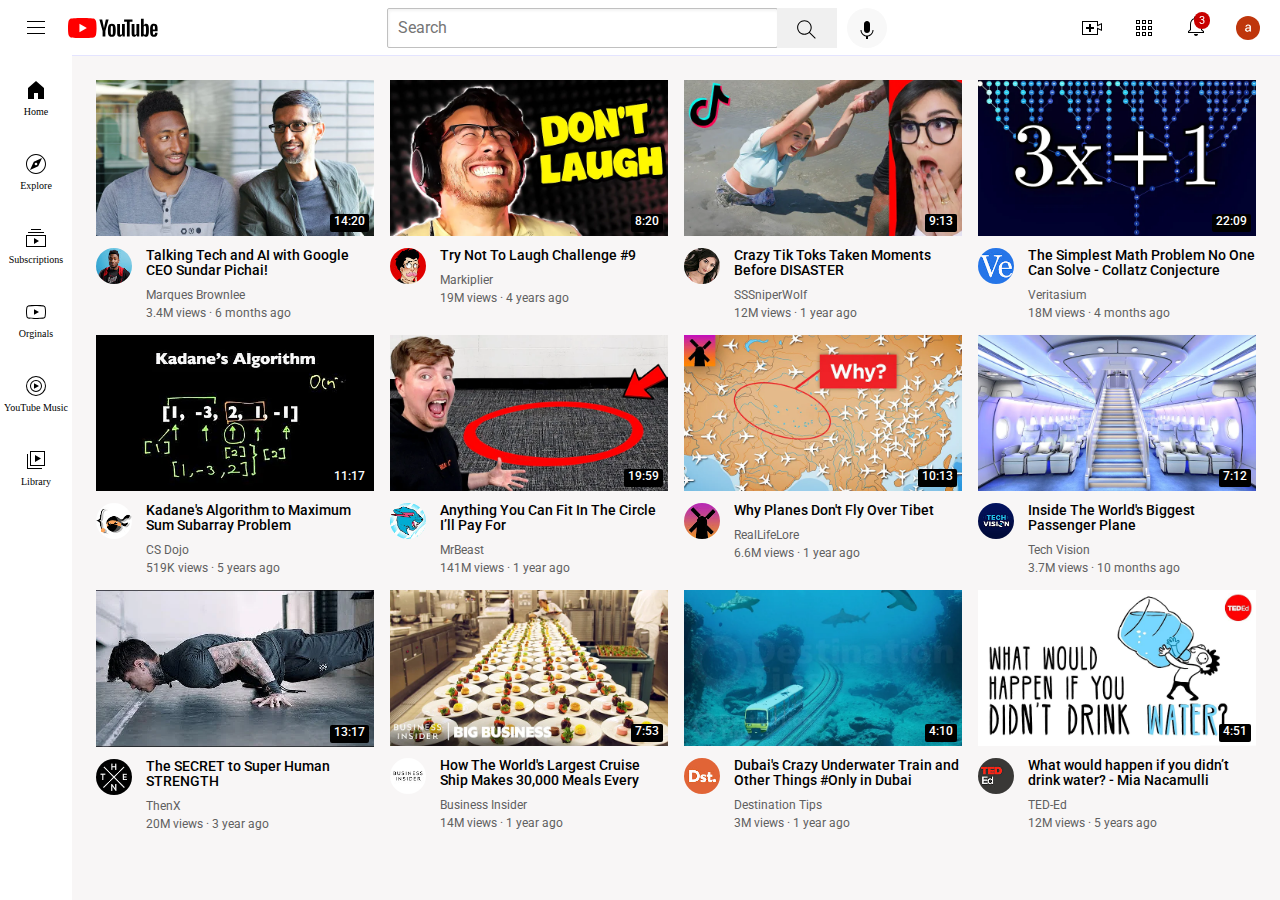
<file: index.html>
<!DOCTYPE html>
<html>
    <head>
        <link rel="preconnect" href="https://fonts.googleapis.com">
<link rel="preconnect" href="https://fonts.gstatic.com" crossorigin>
<link href="https://fonts.googleapis.com/css2?family=AR+One+Sans&family=Roboto:wght@400;500;700&display=swap" rel="stylesheet">

        <title>
            Youtube.con 
        </title>
       <link rel="stylesheet" href="style/general.css">
       <link rel="stylesheet" href="style/video.css">
       <link rel="stylesheet" href="style/header.css">
       <link rel="stylesheet" href="style/slidebar.css">
    
    </head>
    <body>
        <div class="header">
            <div class="left-section">
                <img class="hamburger" src="logo/hamburger-menu.svg">
                <img class="youtube-logo" src="logo/youtube-logo.svg">
            </div>
            <div class="middle-section"> 
                <input class="textbox" type="text" placeholder="Search">
            <button class="search-button">
                <img class="search-logo" src="logo/search.svg" alt="">
                <div class="tooltip">Search</div>
            </button>
            <button class="voice-button">
                <img class="voice-logo" src="logo/voice-search-icon.svg" alt="">
                <div class="tooltip">Voice</div>
            </button>
            </div>
            <div class="end-section">
               
                <div class="upload-container"> 
                    <img class="upload" src="logo/upload.svg" alt="">
                    <div class="tooltip"> Create</div>
                 </div>
                 <div class="youtube-app-container">
                    <img class="youtube-apps" src="logo/youtube-apps.svg" alt="">
                    <div class="tooltip"> youtube app </div>
                </div>
                
                <div class="notification-container">   <img class="notication" src="logo/notifications.svg" alt="">
                <div class="notification_count">3</div>
                </div>

                <img class="gmail" src="channel-pictures/unnamed.jpg" alt="">
               
            </div>
            
 
            
        </div>
        <div class="slide-bar"> 
            <div class="sidebar-link">
                <img src="logo/home.svg" alt="">
                <div>Home</div>
                
            </div>
            <div class="sidebar-link">
                <img src="logo/explore.svg" alt="">
                <div>Explore</div>
            </div>
            <div class="sidebar-link">
                <img src="logo/subscriptions.svg" alt="">
                <div>Subscriptions</div>
            </div>
            <div class="sidebar-link">
                <img src="logo/originals.svg" alt="">
                <div>Orginals</div>
            </div>
            <div class="sidebar-link">
                <img src="logo/youtube-music.svg" alt="">
                <div>YouTube Music</div>
            </div>
            <div class="sidebar-link">
                <img src="logo/library.svg" alt="">
                <div>Library</div>
            </div>
        </div>
       
        <div class="video_grid">
            <div class="video_preview">
                <div class="thumbnails-row">
                    <img class="thumbnails"  src="thumbnails/thumbnail-1.webp">
                    <div class="video-time">14:20</div>
                </div>
                <div class="video-info-grid">
                    <div class="channel-pictures">
                        <img class="proflie-pic" src="channel-pictures/channel-1.jpeg">
                    </div>
                    <div class="video-info">
                        <p class="video_title">
                   
                            Talking Tech and AI with Google CEO Sundar Pichai! 
                           </p>
                           <p class="video-author">
                               Marques Brownlee  
                           </p>
                           <p class="video-stats">
                               3.4M views &#183; 6 months ago 
                           </p>
        
    
                    </div>
                    
                   
                </div>
                
               
                
                
        
        
        
    
    
    
            </div>
            <div class="video_preview">
                <div class="thumbnails-row">
                    <img class="thumbnails"  src="thumbnails/thumbnail-2.webp">
                    <div class="video-time">8:20</div>
                </div>
                <div class="video-info-grid">
                    <div class="channel-pictures">
                        <img class="proflie-pic" src="channel-pictures/channel-2.jpeg">
                    </div>
                    <div class="video-info">
                        <p class="video_title">
                   
                            
                                Try Not To Laugh Challenge #9 
                           </p>
                           <p class="video-author">
                            Markiplier
                           </p>
                           <p class="video-stats">
                            19M views · 4 years ago 
                           </p>
        
    
                    </div>
                    
                   
                </div>
                
               
                
                
        
        
        
    
    
    
            </div>
            <div class="video_preview">
                <div class="thumbnails-row">
                    <img class="thumbnails"  src="thumbnails/thumbnail-3.webp">
                    <div class="video-time">9:13</div>
                </div>
                <div class="video-info-grid">
                    <div class="channel-pictures">
                        <img class="proflie-pic" src="channel-pictures/channel-3.jpeg">
                    </div>
                    <div class="video-info">
                        <p class="video_title">
                   
                            
                            Crazy  Tik Toks Taken Moments Before DISASTER
                           </p>
                           <p class="video-author">
                               
                                SSSniperWolf 
                           </p>
                           <p class="video-stats">
                            12M views · 1 year ago 
                           </p>
        
    
                    </div>
                    
                   
                </div>
                
               
                
                
        
        
        
    
    
    
            </div>
            <div class="video_preview">
                <div class="thumbnails-row">
                    <img class="thumbnails"  src="thumbnails/thumbnail-4.webp">
                    <div class="video-time">22:09</div>
                </div>
                <div class="video-info-grid">
                    <div class="channel-pictures">
                        <img class="proflie-pic" src="channel-pictures/channel-4.jpeg">
                    </div>
                    <div class="video-info">
                        <p class="video_title">
                   
                            
                                
                        The Simplest Math Problem No One Can Solve - Collatz Conjecture
                           </p>
                           <p class="video-author">
                            Veritasium
                           </p>
                           <p class="video-stats">
                            18M views · 4 months ago 
                           </p>
        
    
                    </div>
                    
                   
                </div>
                
               
                
                
        
        
        
    
    
    
            </div>
            <div class="video_preview">
                <div class="thumbnails-row">
                    <img class="thumbnails"  src="thumbnails/thumbnail-5.webp">
                    <div class="video-time">11:17</div>
                </div>
                <div class="video-info-grid">
                    <div class="channel-pictures">
                        <img class="proflie-pic" src="channel-pictures/channel-5.jpeg">
                    </div>
                    <div class="video-info">
                        <p class="video_title">
                   
                           
                            Kadane's Algorithm to Maximum Sum Subarray Problem 
                           </p>
                           <p class="video-author">
                            CS Dojo  
                           </p>
                           <p class="video-stats">
                            519K views · 5 years ago
                           </p>
        
    
                    </div>
                    
                   
                </div>
                
               
                
                
        
        
        
    
    
    
            </div>
            <div class="video_preview">
                <div class="thumbnails-row">
                    <img class="thumbnails"  src="thumbnails/thumbnail-6.webp">
                    <div class="video-time">19:59</div>
                </div>
                <div class="video-info-grid">
                    <div class="channel-pictures">
                        <img class="proflie-pic" src="channel-pictures/channel-6.jpeg">
                    </div>
                    <div class="video-info">
                        <p class="video_title">
                   
                            
                               
                            Anything You Can Fit In The Circle I’ll Pay For
                           </p>
                           <p class="video-author">
                            MrBeast
                           </p>
                           <p class="video-stats">
                            141M views · 1 year ago
                           </p>
        
    
                    </div>
                    
                   
                </div>
                
                
               
                
                
        
        
        
    
    
    
            </div>
            <div class="video_preview">
                <div class="thumbnails-row">
                    <img class="thumbnails"  src="thumbnails/thumbnail-7.webp">
                    <div class="video-time">10:13</div>
                </div>
                <div class="video-info-grid">
                    <div class="channel-pictures">
                        <img class="proflie-pic" src="channel-pictures/channel-7.jpeg">
                    </div>
                    <div class="video-info">
                        <p class="video_title">
                   
                           
                            
                            Why Planes Don't Fly Over Tibet
                           </p>
                           <p class="video-author">
                            RealLifeLore 
                           </p>
                           <p class="video-stats">
                            6.6M views · 1 year ago
                           </p>
        
    
                    </div>
                    
                   
                </div>
                
               
                
                
        
        
        
    
    
    
            </div>
            <div class="video_preview">
                <div class="thumbnails-row">
                    <img class="thumbnails"  src="thumbnails/thumbnail-8.webp">
                    <div class="video-time">7:12</div>
                </div>
                <div class="video-info-grid">
                    <div class="channel-pictures">
                        <img class="proflie-pic" src="channel-pictures/channel-8.jpeg">
                    </div>
                    <div class="video-info">
                        <p class="video_title">
                   
                           
                             
                            Inside The World's Biggest Passenger Plane
                           </p>
                           <p class="video-author">
                            Tech Vision 
                           </p>
                           <p class="video-stats">
                            3.7M views · 10 months ago
                           </p>
        
    
                    </div>
                    
                   
                </div>
                
               
                
                
        
        
        
    
    
    
            </div>
            <div class="video_preview">
                <div class="thumbnails-row">
                    <img class="thumbnails"  src="thumbnails/thumbnail-9.webp">
                    <div class="video-time">13:17</div>
                </div>
                <div class="video-info-grid">
                    <div class="channel-pictures">
                        <img class="proflie-pic" src="channel-pictures/channel-9.jpeg">
                    </div>
                    <div class="video-info">
                        <p class="video_title">
                   
                           
                            
                            The SECRET to Super Human STRENGTH
                           </p>
                           <p class="video-author">
                            ThenX 
                           </p>
                           <p class="video-stats">
                            20M views · 3 year ago
                           </p>
        
    
                    </div>
                    
                   
                </div>
                
               
                
                
        
        
        
    
    
    
            </div>
            <div class="video_preview">
                <div class="thumbnails-row">
                    <img class="thumbnails"  src="thumbnails/thumbnail-10.webp">
                    <div class="video-time">7:53</div>
                </div>
                <div class="video-info-grid">
                    <div class="channel-pictures">
                        <img class="proflie-pic" src="channel-pictures/channel-10.jpeg">
                    </div>
                    <div class="video-info">
                        <p class="video_title">
                   
                           
                            How The World's Largest Cruise Ship Makes 30,000 Meals Every
                           </p>
                           <p class="video-author">
                            Business Insider 
                           </p>
                           <p class="video-stats">
                            14M views · 1 year ago
                           </p>
        
    
                    </div>
                    
                   
                </div>
                
               
                
                
        
        
        
    
    
    
            </div>
            <div class="video_preview">
                <div class="thumbnails-row">
                    <img class="thumbnails"  src="thumbnails/thumbnail-11.webp">
                    <div class="video-time">4:10</div>
                </div>
                <div class="video-info-grid">
                    <div class="channel-pictures">
                        <img class="proflie-pic" src="channel-pictures/channel-11.jpeg">
                    </div>
                    <div class="video-info">
                        <p class="video_title">
                   
                           
                            Dubai's Crazy Underwater Train and Other Things #Only in Dubai
                           </p>
                           <p class="video-author">
                            Destination Tips 
                           </p>
                           <p class="video-stats">
                            3M views · 1 year ago
                           </p>
        
    
                    </div>
                    
                   
                </div>
                
               
                
                
        
        
        
    
    
    
            </div>
            <div class="video_preview">
                <div class="thumbnails-row">
                    <img class="thumbnails"  src="thumbnails/thumbnail-12.webp">
                    <div class="video-time">4:51</div>
                </div>
                <div class="video-info-grid">
                    <div class="channel-pictures">
                        <img class="proflie-pic" src="channel-pictures/channel-12.jpeg">
                    </div>
                    <div class="video-info">
                        <p class="video_title">
                   
                           
                            
                        What would happen if you didn’t drink water? - Mia Nacamulli
                           </p>
                           <p class="video-author">
                            TED-Ed 
                           </p>
                           <p class="video-stats">
                            12M views · 5 years ago
                           </p>
        
    
                    </div>
                    
                   
                </div>
                
               
                
                
        
        
        
    
    
    
            </div>
            
            
            
        </div>
        
        
       
       
    </body>

</html>
</file>
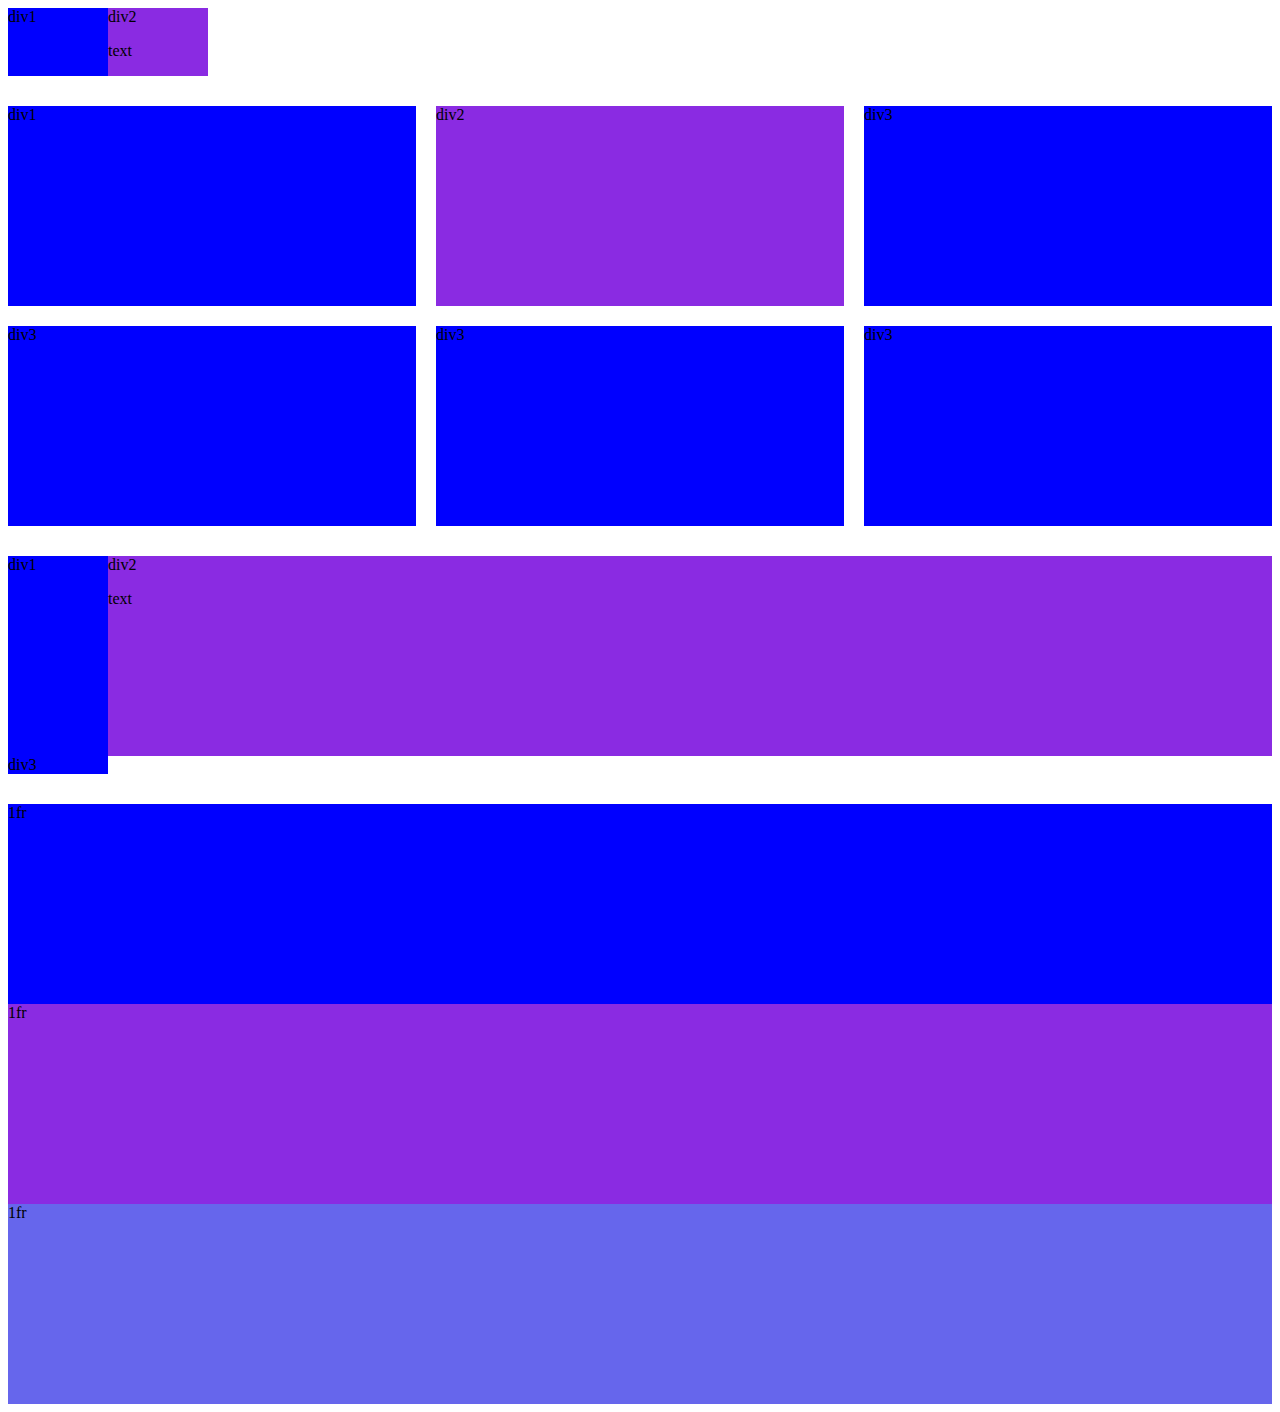
<file: thumbnails/grid.html>
<!DOCTYPE>
<html>
    <head>
        <title> grid.con</title>
    </head>
    <body>
        <div style="
        
        display: grid;
        grid-template-columns: 100px 100px;
        ">
        <div style="background-color: blue ;"> div1 </div>
        <div style="background-color: blueviolet;"> div2<p>text</p> </div>
        </div>
        <div style="
        margin-top: 30px;
        display: grid;
        grid-template-columns: 1fr 1fr 1fr;
        column-gap:20px;row-gap:20px;"
        >
        <div style="background-color: blue ;height:200px"> div1 </div>
        <div style="background-color: blueviolet;height:200px"> div2 </div>
        <div style="background-color: blue ;height:200px"> div3 </div>
        <div style="background-color: blue ;height:200px"> div3 </div>
        <div style="background-color: blue ;height:200px"> div3 </div>
        <div style="background-color: blue ;height:200px"> div3 </div>
        </div>
    </div>
    <div style="
    margin-top: 30px;
    display: grid;
    grid-template-columns: 100px 1fr;">
    <div style="background-color: blue ; height:200px "> div1 </div>
    <div style="background-color: blueviolet;"> div2<p>text</p> </div>
    <div style="background-color: blue ;"> div3 </div>
    </div>
    <div style="
    margin-top: 30px;
    display: grid;
    grid-template-columns: ifr 1fr 1fr;">
    <div style="background-color: blue ;height:200px;"> 1fr </div>
    <div style="background-color: blueviolet;height:200px;"> 1fr </div>
    <div style="background-color: rgb(102, 102, 236) ;height:200px;"> 1fr </div>
    </div>
    </body>

</html>
</file>
<file: style/general.css>
p{
    font-family: Roboto, Arial;
    margin-top: 0;
    margin-bottom: 0;
}
body{
    margin: 0%;
    padding-top: 80px;
    padding-left: 96px;
    padding-right: 24px;
    background-color: rgb(248, 246, 246);
}
</file>
<file: style/video.css>
.thumbnails{
    width: 100%;

    


}


.video-author{
    font-size: 12px;
    color: rgb(96,96,96)
    

    

}




   

.proflie-pic{
    width: 36px;
    border-radius: 50px;

}
.video_title{
    margin-top: 0;
    font-size: 14px;
    font-weight: 500;
    line-height: 15px;
    margin-bottom: 10px;
}
.thumbnails-row {
    margin-bottom: 8px;
    position:relative;

}
.video-author,
.video-stats{
    font-size: 12px;
    color: rgb(96,96,96);
}
.video-author{
    margin-bottom: 4px;
}
.video-info-grid{
    display: grid;
    grid-template-columns: 50px 1fr;

}
.video_grid{
    display:grid;
    grid-template-columns: 1fr 1fr 1fr;
    column-gap: 16px;
    row-gap: 15px;

} 
@media (max-width:767px){
    .video_grid{
        grid-template-columns: 1fr 1fr ;
    }
}
@media (min-width:1000px){
    .video_grid{
        grid-template-columns: 1fr 1fr 1fr 1fr ;
    }
}

.video-time{
    font-family: Roboto,Arial;
    font-size: 12px;
    font-weight: 500;
    padding-left:4px;
    padding-right:4px;
    padding-bottom: 4px;
    border-radius: 2px;
    background-color: black;
    color:white ;
    position:absolute;
    bottom: 8px;
    right: 5px;

}
</file>
<file: style/header.css>
.header{
    height: 55px;
    display: flex;
    flex-direction: row;
    justify-content: space-between;
    position: fixed;
    top: 0;
    left: 0;
    right:0;
    background-color: white;
    border-bottom-width: 1px;
    border-bottom-style: solid;
    border-bottom-color:rgb(228,228,288) ;
    z-index: 100;

}
.left-section{
    
    
    display: flex;
    align-items: center;
    
   
}
.hamburger{
    height: 24px;
     margin-left: 24px;
     margin-right: 20px;

}
.youtube-logo{
    height: 20px;
}
.middle-section{
    flex: 1;
    margin-left: 70px;
    margin-right: 35px;
    max-width: 500px;
    display: flex;
    align-items: center;
    
}
.search-button{
    height: 40px;
    width: 60px;
    margin-right: 10px;
    border-color: rgb(192, 192, 192);
    margin-left: -1px;
    border-style: solid;
    background-color:rgb(240,240,240) ;
    border: 1px;
   
    
}
.search-button, .voice-button, .upload-container, .youtube-app-container{

    position: relative;
    display: flex;
    justify-content: center;
    align-items: center;


}
.search-button .tooltip, .voice-button .tooltip, .upload-container .tooltip, .youtube-app-container .tooltip{
    position: absolute;
    background-color: rgb(139, 138, 138);
    color: white;
    padding-top: 4px;
    padding-bottom: 4px;
    padding-left: 8px;
    padding-right: 8px;
    border-radius: 2px;
    font-size: 12px;
    bottom: -30px;
    opacity: 0;
    transition: opacity 0.15s;
    pointer-events: none;


}
.search-button:hover .tooltip, .voice-button:hover .tooltip, .upload-container:hover .tooltip, .youtube-app-container:hover .tooltip{
  opacity: 1;  
}
.voice-button{
    height: 40px;
    width: 40px;
    border-radius: 20px;
    border: none;
    background-color: rgb(248, 248, 248);
}
.search-logo{
    height: 25px;
    margin-top: 4px;
      
}
.voice-logo{
    height: 24px;
    margin-top: 4px;
}
.textbox{
 flex: 1;
 height: 36px;
 padding-left: 10px;
 font-size: 16px;
 border-width: 1px;
 border-style: solid;
 border-color: rgb(192, 192, 192);
 border-radius: 2px;
 box-shadow: inset 1px 2px 3px rgb(0, 0, 0, 0.05);
 width: 0px;


}
.textbox::placeholder{
    font-family:Roboto, Arial;
    font-size: 16px;
}


.end-section{
    
    width: 180px;
    display: flex;
    align-items: center;
    justify-content: space-between;
    margin-right: 20px;
    flex-shrink: 0;
}
.upload{
    height: 24px;

    
}
.youtube-apps{
    height: 24px;
}
.notication{
    height: 24px;
}
.notification-container{
    position: relative;

}
.notification_count{
    position:absolute;
    top:-2px;
    right: -2px;
    background-color: rgb(200, 0, 0);
    color: white;
    font-family: Roboto,Arial;
    font-size: 11px;
    padding-left: 5px;
    padding-right: 5px;
    padding-top: 2px;
    padding-bottom: 2px;
    border-radius: 10px;

}
.gmail{
    height: 24px;
    border-radius:20px ;
}
</file>
<file: style/slidebar.css>
.slide-bar{
    position:fixed;
    left:0;
    bottom:0;
    top: 55px;
    background-color:white ;
    width: 72px;
    z-index: 200;
    padding-top: 5px;

}
.sidebar-link{
    
    height: 74px;
    display: flex;
    justify-content: center;
    align-items:center ;
    flex-direction: column;
    cursor: pointer;

}
.sidebar-link:hover{
    background-color: rgb(226, 225, 225);
}
.sidebar-link img{
    height: 24px;
    margin-bottom: 4px;

}
.sidebar-link div{
    font-size: Roboto,Arial;
    font-size: 10px;


}
</file>
